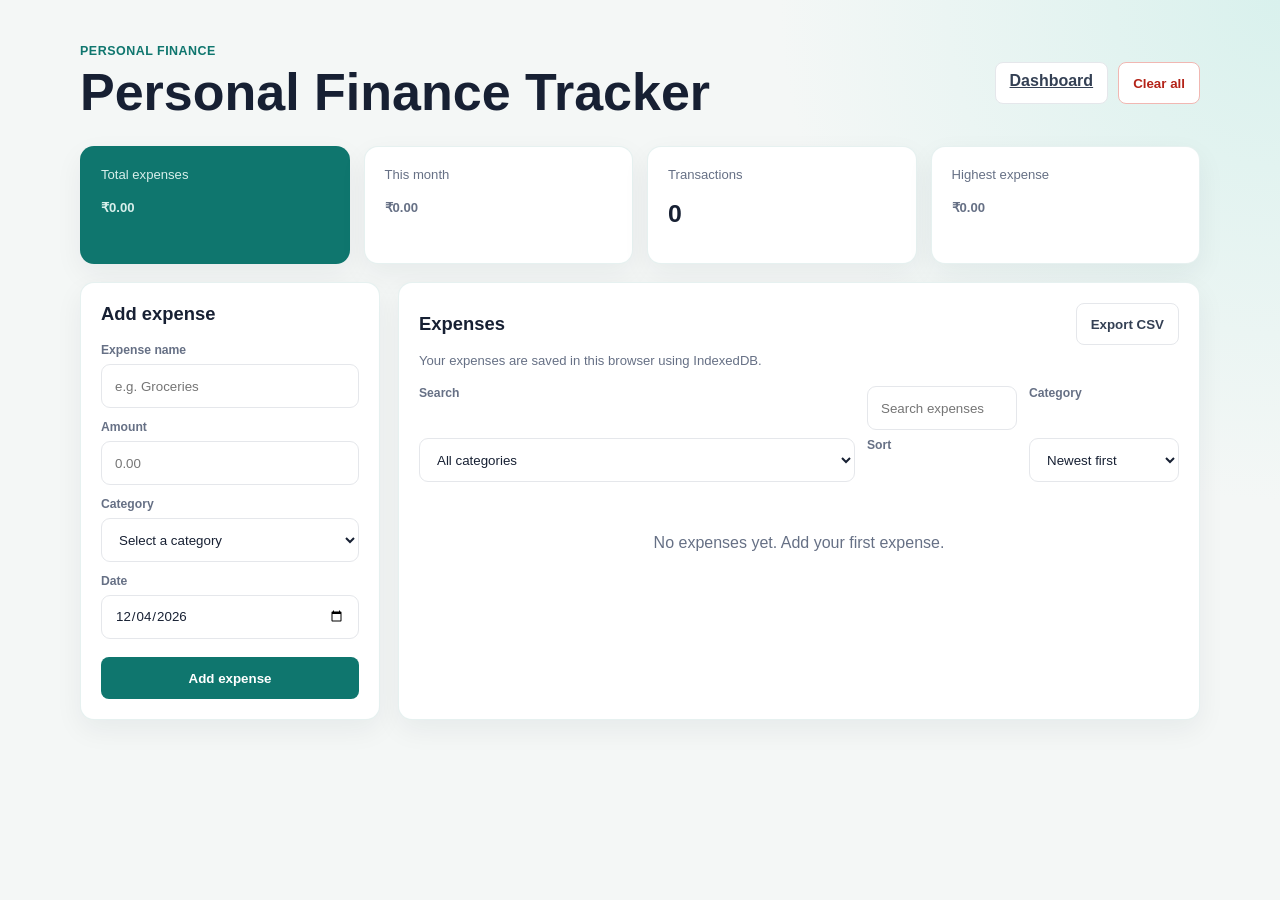
<file: index.html>
<!DOCTYPE html>
<html lang="en">
<head>
<meta charset="UTF-8">
<meta name="viewport" content="width=device-width, initial-scale=1">
<title>Personal Finance Tracker</title>
<link rel="stylesheet" href="style.css">
</head>
<body>
    <main class="app">
        <header class="app-header">
            <div>
                <p class="eyebrow">Personal finance</p>
                <h1>Personal Finance Tracker</h1>
            </div>
            <nav class="header-actions" aria-label="Main navigation">
                <a class="button button-secondary" href="dashboard.html">Dashboard</a>
                <button id="clearExpenses" class="button button-danger" type="button">Clear all</button>
            </nav>
        </header>

        <section class="summary-grid" aria-label="Expense summary">
            <article class="summary-card summary-card-primary">
                <span>Total expenses</span>
                <strong><span id="totalExpenses">₹0.00</span></strong>
            </article>
            <article class="summary-card">
                <span>This month</span>
                <strong><span id="monthlyExpenses">₹0.00</span></strong>
            </article>
            <article class="summary-card">
                <span>Transactions</span>
                <strong id="expenseCount">0</strong>
            </article>
            <article class="summary-card">
                <span>Highest expense</span>
                <strong><span id="highestExpense">₹0.00</span></strong>
            </article>
        </section>

        <section class="workspace">
            <form id="expenseForm" class="expense-form">
                <h2>Add expense</h2>
                <label for="expenseName">Expense name</label>
                <input type="text" id="expenseName" placeholder="e.g. Groceries" required maxlength="80">

                <label for="amount">Amount</label>
                <input type="number" id="amount" placeholder="0.00" required min="0.01" step="0.01">

                <label for="category">Category</label>
                <select id="category" required>
                    <option value="">Select a category</option>
                    <option value="Food">Food</option>
                    <option value="Transportation">Transportation</option>
                    <option value="Entertainment">Entertainment</option>
                    <option value="Utilities">Utilities</option>
                    <option value="Shopping">Shopping</option>
                    <option value="Health">Health</option>
                    <option value="Other">Other</option>
                </select>

                <label for="date">Date</label>
                <input type="date" id="date" required>

                <button type="submit" class="button button-primary">Add expense</button>
            </form>

            <section class="expense-panel">
                <div class="panel-heading">
                    <h2>Expenses</h2>
                    <button id="exportExpenses" class="button button-secondary" type="button">Export CSV</button>
                </div>
                <p class="storage-note">Your expenses are saved in this browser using IndexedDB.</p>

                <div class="filters">
                    <label for="searchExpenses">Search</label>
                    <input type="search" id="searchExpenses" placeholder="Search expenses">

                    <label for="filterCategory">Category</label>
                    <select id="filterCategory">
                        <option value="All">All categories</option>
                        <option value="Food">Food</option>
                        <option value="Transportation">Transportation</option>
                        <option value="Entertainment">Entertainment</option>
                        <option value="Utilities">Utilities</option>
                        <option value="Shopping">Shopping</option>
                        <option value="Health">Health</option>
                        <option value="Other">Other</option>
                    </select>

                    <label for="sortExpenses">Sort</label>
                    <select id="sortExpenses">
                        <option value="date-desc">Newest first</option>
                        <option value="date-asc">Oldest first</option>
                        <option value="amount-desc">Highest amount</option>
                        <option value="amount-asc">Lowest amount</option>
                        <option value="name-asc">Name A-Z</option>
                    </select>
                </div>

                <p id="storageStatus" class="storage-status" role="alert" hidden></p>
                <div id="expenseList" aria-live="polite"></div>
            </section>
        </section>
    </main>

    <dialog id="editDialog">
        <form id="editForm" class="edit-form">
            <h2>Edit expense</h2>
            <label for="editName">Expense name</label>
            <input type="text" id="editName" required maxlength="80">

            <label for="editAmount">Amount</label>
            <input type="number" id="editAmount" required min="0.01" step="0.01">

            <label for="editCategory">Category</label>
            <select id="editCategory" required>
                <option value="Food">Food</option>
                <option value="Transportation">Transportation</option>
                <option value="Entertainment">Entertainment</option>
                <option value="Utilities">Utilities</option>
                <option value="Shopping">Shopping</option>
                <option value="Health">Health</option>
                <option value="Other">Other</option>
            </select>

            <label for="editDate">Date</label>
            <input type="date" id="editDate" required>

            <div class="dialog-actions">
                <button type="button" id="cancelEdit" class="button button-secondary">Cancel</button>
                <button type="submit" class="button button-primary">Save changes</button>
            </div>
        </form>
    </dialog>
    <script src="script.js"></script>
</body>
</html>
</file>
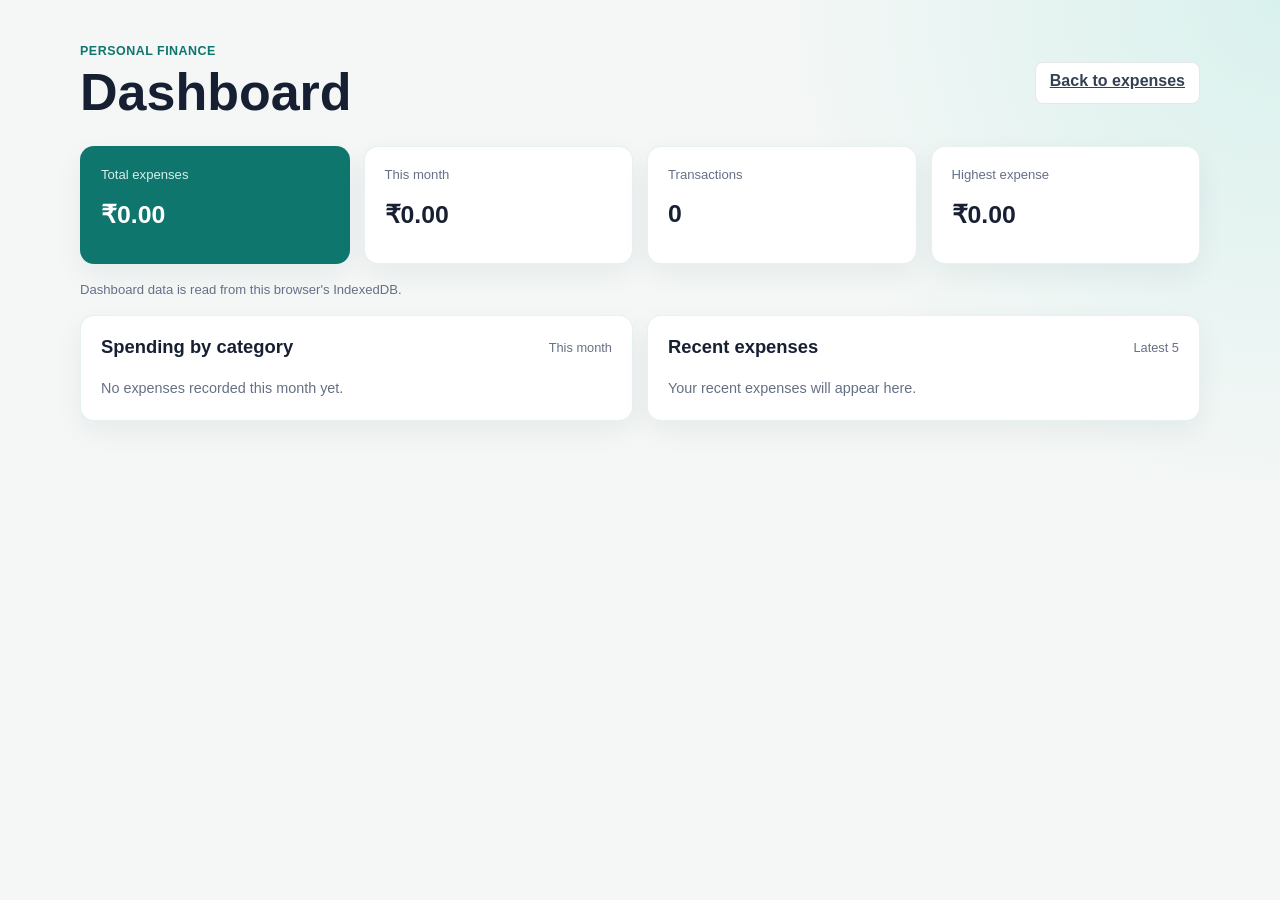
<file: dashboard.html>
<!DOCTYPE html>
<html lang="en">
<head>
    <meta charset="UTF-8">
    <meta name="viewport" content="width=device-width, initial-scale=1">
    <title>Dashboard | Personal Finance Tracker</title>
    <link rel="stylesheet" href="style.css">
    <link rel="stylesheet" href="dashboard.css">
</head>
<body>
    <main class="app">
        <header class="app-header">
            <div>
                <p class="eyebrow">Personal finance</p>
                <h1>Dashboard</h1>
            </div>
            <a class="button button-secondary" href="index.html">Back to expenses</a>
        </header>

        <section class="summary-grid" aria-label="Expense summary">
            <article class="summary-card summary-card-primary">
                <span>Total expenses</span>
                <strong id="totalExpenses">₹0.00</strong>
            </article>
            <article class="summary-card">
                <span>This month</span>
                <strong id="monthlyExpenses">₹0.00</strong>
            </article>
            <article class="summary-card">
                <span>Transactions</span>
                <strong id="expenseCount">0</strong>
            </article>
            <article class="summary-card">
                <span>Highest expense</span>
                <strong id="highestExpense">₹0.00</strong>
            </article>
        </section>

        <p class="storage-note">Dashboard data is read from this browser's IndexedDB.</p>
        <p id="dashboardStatus" class="storage-status" role="alert" hidden></p>

        <section class="dashboard-grid" aria-label="Spending insights">
            <article class="dashboard-card">
                <div class="panel-heading">
                    <h2>Spending by category</h2>
                    <span class="dashboard-caption">This month</span>
                </div>
                <div id="categoryBreakdown" aria-live="polite"></div>
            </article>
            <article class="dashboard-card">
                <div class="panel-heading">
                    <h2>Recent expenses</h2>
                    <span class="dashboard-caption">Latest 5</span>
                </div>
                <div id="recentExpenses" aria-live="polite"></div>
            </article>
        </section>
    </main>
    <script src="dashboard.js"></script>
</body>
</html>
</file>
<file: style.css>
:root {
    --muted: #667085;
    --line: #e5e7eb;
    --surface: #ffffff;
    --accent: #0f766e;
    --accent-dark: #115e59;
    --danger: #b42318;
    --page: #f4f7f6;
}

* {
    box-sizing: border-box;
}

body {
    min-height: 100vh;
    margin: 0;
    padding: 44px 20px;
    background: radial-gradient(circle at top right, #d9f1ed 0, transparent 32%), var(--page);
    color: #172033;
    font-family: Arial, sans-serif;
}

* {
    font-family: inherit;
}

.app {
    width: min(100%, 1120px);
    margin: 0 auto;
}

.app-header,
.panel-heading,
.dialog-actions {
    display: flex;
    align-items: center;
    justify-content: space-between;
}

.app-header {
    margin-bottom: 24px;
}

.eyebrow {
    margin: 0 0 4px;
    color: var(--accent);
    font-size: 0.78rem;
    font-weight: 700;
    letter-spacing: 0.04em;
    text-transform: uppercase;
}

h1,
h2 {
    margin: 0;
}

h1 {
    font-size: clamp(2rem, 5vw, 3.25rem);
}

h2 {
    font-size: 1.15rem;
}

.button {
    min-height: 42px;
    padding: 9px 14px;
    border-radius: 8px;
    cursor: pointer;
    font-weight: 700;
}

.button-primary {
    border: 0;
    background: var(--accent);
    color: white;
}

.button-primary:hover,
.button-primary:focus-visible {
    background: var(--accent-dark);
}

.button-secondary {
    border: 1px solid var(--line);
    background: white;
    color: #344054;
}

.button-danger {
    border: 1px solid #f1b7b2;
    background: white;
    color: var(--danger);
}

.summary-grid {
    display: grid;
    grid-template-columns: repeat(4, 1fr);
    gap: 14px;
    margin-bottom: 18px;
}

.summary-card {
    min-height: 118px;
    padding: 20px;
    border: 1px solid rgba(15, 118, 110, 0.1);
    border-radius: 14px;
    background: white;
    box-shadow: 0 10px 28px rgba(23, 32, 51, 0.06);
}

.summary-card span {
    display: block;
    margin-bottom: 18px;
    color: var(--muted);
    font-size: 0.82rem;
}

.summary-card strong {
    font-size: 1.55rem;
}

.summary-card-primary {
    background: var(--accent);
    color: white;
}

.summary-card-primary span {
    color: #d8efeb;
}

.workspace {
    display: grid;
    grid-template-columns: 300px 1fr;
    gap: 18px;
}

.expense-form,
.expense-panel,
dialog {
    border: 1px solid rgba(15, 118, 110, 0.1);
    border-radius: 14px;
    background: white;
    box-shadow: 0 10px 28px rgba(23, 32, 51, 0.06);
}

.expense-form {
    align-self: start;
    padding: 20px;
}

.header-actions {
    display: flex;
    align-items: center;
    gap: 10px;
}

.expense-form h2,
.edit-form h2 {
    margin-bottom: 18px;
}

.expense-form label,
.edit-form label,
.filters label {
    display: block;
    margin: 12px 0 7px;
    color: var(--muted);
    font-size: 0.76rem;
    font-weight: 700;
}

.expense-form input,
.expense-form select,
.edit-form input,
.edit-form select,
.filters input,
.filters select {
    width: 100%;
    min-height: 44px;
    padding: 11px 13px;
    border: 1px solid var(--line);
    border-radius: 9px;
    background: white;
    color: #172033;
}

.expense-form input:focus,
.expense-form select:focus,
.edit-form input:focus,
.edit-form select:focus,
.filters input:focus,
.filters select:focus {
    outline: 3px solid rgba(15, 118, 110, 0.16);
    border-color: var(--accent);
}

.expense-form .button-primary {
    width: 100%;
    margin-top: 18px;
}

.expense-panel {
    min-width: 0;
    padding: 20px;
}

.storage-note {
    margin: 8px 0 0;
    color: var(--muted);
    font-size: 0.82rem;
}

.filters {
    display: grid;
    grid-template-columns: 1fr 150px 150px;
    gap: 8px 12px;
    margin: 18px 0 8px;
}

.filters label {
    margin: 0 0 -2px;
}

.expense-item {
    display: grid;
    grid-template-columns: 44px minmax(0, 1fr) auto auto;
    align-items: center;
    gap: 12px;
    padding: 14px 0;
    border-bottom: 1px solid var(--line);
}

.expense-item:last-child {
    border-bottom: 0;
}

.category-icon {
    display: grid;
    width: 44px;
    height: 44px;
    place-items: center;
    border-radius: 50%;
    background: #e5f4f1;
    color: var(--accent-dark);
    font-weight: 700;
}

.expense-details strong,
.expense-details span {
    display: block;
}

.expense-details span,
.expense-amount span {
    margin-top: 4px;
    color: var(--muted);
    font-size: 0.8rem;
}

.expense-amount {
    text-align: right;
    font-weight: 700;
}

.edit-btn,
.delete-btn {
    min-width: 38px;
    min-height: 38px;
    border: 1px solid var(--line);
    border-radius: 8px;
    background: white;
    cursor: pointer;
    font-size: 0.78rem;
    font-weight: 700;
}

.delete-btn {
    margin-left: 6px;
    color: var(--danger);
}

.empty-state {
    padding: 36px 12px;
    text-align: center;
    color: var(--muted);
}

.storage-status {
    margin: 12px 0;
    color: var(--danger);
    font-size: 0.9rem;
}

dialog {
    width: min(100% - 32px, 460px);
    padding: 22px;
}

dialog::backdrop {
    background: rgba(23, 32, 51, 0.42);
}

.edit-form .dialog-actions {
    margin-top: 20px;
}

@media (max-width: 900px) {
    .summary-grid { grid-template-columns: repeat(2, 1fr); }
    .workspace { grid-template-columns: 1fr; }
    .expense-form { width: 100%; }
}

@media (max-width: 600px) {
    body { padding: 24px 12px; }
    .app-header { align-items: flex-start; }
    .summary-grid { grid-template-columns: 1fr 1fr; }
    .summary-card { min-height: 100px; padding: 16px; }
    .summary-card strong { font-size: 1.25rem; }
    .filters { grid-template-columns: 1fr; }
    .expense-item { grid-template-columns: 44px minmax(0, 1fr) auto; }
    .expense-actions { grid-column: 2 / -1; }
}
</file>
<file: dashboard.css>
.dashboard-grid {
    display: grid;
    grid-template-columns: repeat(2, minmax(0, 1fr));
    gap: 14px;
    margin-top: 18px;
}

.dashboard-card {
    min-width: 0;
    padding: 20px;
    border: 1px solid rgba(15, 118, 110, 0.1);
    border-radius: 14px;
    background: white;
    box-shadow: 0 10px 28px rgba(23, 32, 51, 0.06);
}

.dashboard-caption {
    color: var(--muted);
    font-size: 0.8rem;
}

.category-row {
    margin-top: 20px;
}

.category-row-heading,
.recent-expense {
    display: flex;
    align-items: center;
    justify-content: space-between;
    gap: 12px;
}

.category-row-heading {
    margin-bottom: 8px;
    font-size: 0.9rem;
}

.category-row-heading strong,
.recent-expense-amount {
    white-space: nowrap;
}

.category-bar-track {
    height: 8px;
    overflow: hidden;
    border-radius: 99px;
    background: #e8efee;
}

.category-bar-fill {
    height: 100%;
    border-radius: inherit;
    background: var(--accent);
}

.recent-expense {
    padding: 14px 0;
    border-bottom: 1px solid var(--line);
}

.recent-expense:last-child {
    border-bottom: 0;
}

.recent-expense-details strong,
.recent-expense-details span {
    display: block;
}

.recent-expense-details span {
    margin-top: 4px;
    color: var(--muted);
    font-size: 0.8rem;
}

.recent-expense-amount {
    font-size: 0.9rem;
}

.dashboard-empty {
    margin: 22px 0 4px;
    color: var(--muted);
    font-size: 0.9rem;
}

@media (max-width: 900px) {
    .dashboard-grid {
        grid-template-columns: 1fr;
    }
}
</file>
